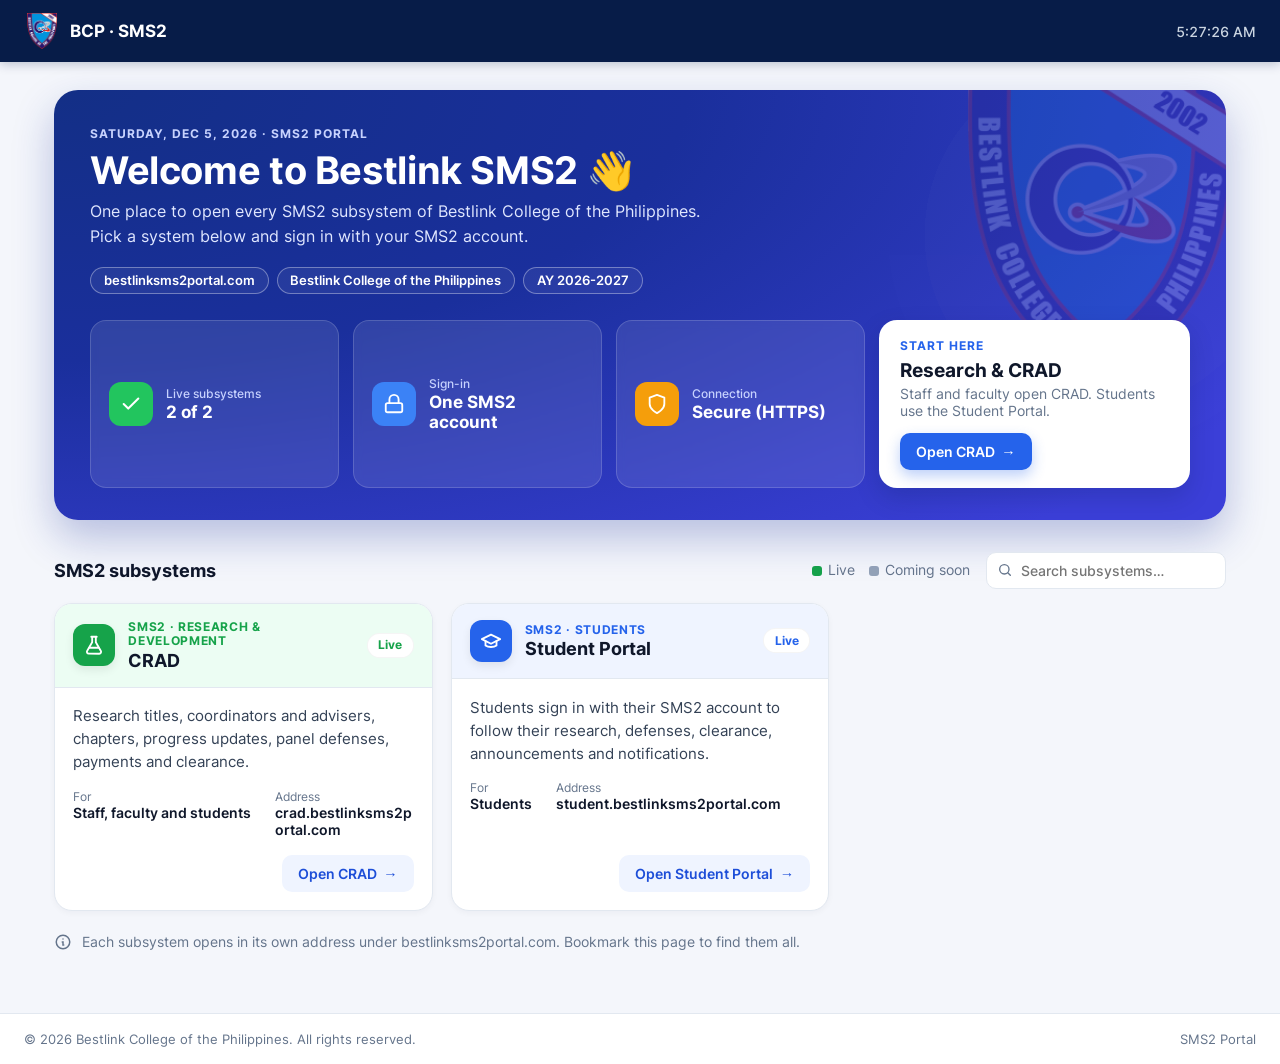
<file: index.html>
<!DOCTYPE html>
<html lang="en">
<head>
<meta charset="utf-8">
<meta name="viewport" content="width=device-width, initial-scale=1">
<title>Bestlink SMS2 Portal</title>
<meta name="description" content="Bestlink College of the Philippines SMS2: one place to open CRAD, the Student Portal and the other subsystems.">
<link rel="icon" href="assets/bcp-crest.png">
<style>
@font-face{font-family:'Inter';font-weight:400;font-display:swap;src:url('assets/fonts/Inter-Regular.woff2') format('woff2')}
@font-face{font-family:'Inter';font-weight:500;font-display:swap;src:url('assets/fonts/Inter-Medium.woff2') format('woff2')}
@font-face{font-family:'Inter';font-weight:600;font-display:swap;src:url('assets/fonts/Inter-SemiBold.woff2') format('woff2')}
@font-face{font-family:'Inter';font-weight:700;font-display:swap;src:url('assets/fonts/Inter-Bold.woff2') format('woff2')}
:root{
  --navy:#0b2a6b;--navy-deep:#071c48;--blue:#1a6fc4;--indigo:#3b3fd8;
  --ink:#0f172a;--text:#1e293b;--muted:#64748b;--line:#e2e8f0;--bg:#f4f6fb;
  --green:#16a34a;--green-soft:#ecfdf3;--blue-c:#2563eb;--blue-soft:#eff4ff;
  --purple:#9333ea;--purple-soft:#f6efff;--amber:#f59e0b;--amber-soft:#fff8eb;
  --teal:#0d9488;--teal-soft:#ecfdfa;--rose:#e11d48;--rose-soft:#fff1f3;
}
*{box-sizing:border-box}
html,body{margin:0}
body{font-family:'Inter','Segoe UI',system-ui,sans-serif;background:var(--bg);color:var(--text);min-height:100vh;display:flex;flex-direction:column;-webkit-font-smoothing:antialiased}

/* Top bar */
.topbar{position:sticky;top:0;z-index:10;height:62px;display:flex;align-items:center;justify-content:space-between;padding:0 1.5rem;background:var(--navy-deep);color:#fff;box-shadow:0 2px 10px rgba(7,28,72,.25)}
.brand{display:flex;align-items:center;gap:.65rem;font-weight:700;font-size:1.05rem;color:#fff;text-decoration:none}
.brand img{width:36px;height:36px;object-fit:contain}
.clock{font-variant-numeric:tabular-nums;font-size:.9rem;color:#cbd5e1;font-weight:500}

main{width:100%;max-width:1220px;margin:0 auto;padding:1.75rem 1.5rem 3rem;flex:1}

/* Hero */
.hero{position:relative;overflow:hidden;border-radius:24px;padding:2.25rem 2.25rem 2rem;color:#fff;
  background:radial-gradient(120% 140% at 0% 0%,#132f86 0%,#1a2f9c 45%,#3b3fd8 100%);box-shadow:0 18px 40px rgba(26,47,156,.28)}
.hero::after{content:"";position:absolute;right:-90px;top:-70px;width:430px;height:430px;border-radius:50%;
  background:url('assets/bcp-crest.png') center/62% no-repeat, radial-gradient(circle,rgba(255,255,255,.10) 0 58%,rgba(255,255,255,.04) 58% 70%,transparent 70%);opacity:.18;pointer-events:none}
.eyebrow{font-size:.78rem;font-weight:700;letter-spacing:.08em;text-transform:uppercase;color:#c7d2fe}
.hero h1{margin:.45rem 0 .35rem;font-size:clamp(1.7rem,3.6vw,2.35rem);font-weight:700;letter-spacing:-.01em}
.hero .lead{margin:0;max-width:640px;color:#e0e7ff;font-size:1.02rem;line-height:1.55}
.chips{display:flex;flex-wrap:wrap;gap:.5rem;margin:1.1rem 0 1.6rem}
.chip{border:1px solid rgba(255,255,255,.35);border-radius:999px;padding:.32rem .8rem;font-size:.8rem;font-weight:600;background:rgba(255,255,255,.06)}
.hero-grid{position:relative;z-index:1;display:grid;grid-template-columns:repeat(3,minmax(0,1fr)) 1.25fr;gap:.9rem}
.tile{display:flex;align-items:center;gap:.85rem;padding:1rem 1.1rem;border-radius:16px;background:rgba(255,255,255,.10);border:1px solid rgba(255,255,255,.16);backdrop-filter:blur(4px)}
.tile .ic{flex:0 0 44px;height:44px;border-radius:12px;display:flex;align-items:center;justify-content:center;color:#fff}
.tile small{display:block;font-size:.78rem;color:#c7d2fe;font-weight:500}
.tile b{display:block;font-size:1.05rem;font-weight:700;margin-top:.1rem}
.next{background:#fff;color:var(--ink);border-radius:18px;padding:1.15rem 1.3rem;display:flex;flex-direction:column;justify-content:center;box-shadow:0 10px 24px rgba(7,28,72,.18)}
.next .eyebrow{color:var(--blue-c)}
.next h2{margin:.3rem 0 .2rem;font-size:1.2rem}
.next p{margin:0 0 .85rem;color:var(--muted);font-size:.9rem}
.btn{display:inline-flex;align-items:center;gap:.4rem;align-self:flex-start;border:0;border-radius:10px;padding:.62rem 1rem;font:600 .9rem 'Inter',sans-serif;text-decoration:none;cursor:pointer;transition:transform .12s,box-shadow .12s,background .12s}
.btn-primary{background:var(--blue-c);color:#fff;box-shadow:0 6px 14px rgba(37,99,235,.3)}
.btn-primary:hover{background:#1d4ed8;transform:translateY(-1px)}
.btn-soft{background:var(--blue-soft);color:#1d4ed8}
.btn-soft:hover{background:#dfe8ff}

/* Section header */
.sec{display:flex;flex-wrap:wrap;align-items:center;justify-content:space-between;gap:.75rem;margin:2rem 0 .9rem}
.sec h3{margin:0;font-size:1.15rem;color:var(--ink)}
.tools{display:flex;flex-wrap:wrap;align-items:center;gap:1rem}
.legend{display:flex;gap:.9rem;font-size:.85rem;color:var(--muted)}
.legend span::before{content:"";display:inline-block;width:10px;height:10px;border-radius:3px;margin-right:.35rem;vertical-align:-1px;background:var(--c)}
.search{position:relative}
.search input{width:240px;max-width:60vw;border:1px solid var(--line);border-radius:10px;padding:.55rem .8rem .55rem 2.1rem;font:500 .88rem 'Inter',sans-serif;background:#fff;color:var(--ink);outline:none}
.search input:focus{border-color:var(--blue-c);box-shadow:0 0 0 3px rgba(37,99,235,.15)}
.search svg{position:absolute;left:.7rem;top:50%;transform:translateY(-50%);color:var(--muted)}

/* Cards */
.grid{display:grid;gap:1.1rem;grid-template-columns:repeat(auto-fill,minmax(330px,1fr))}
.card{display:flex;flex-direction:column;background:#fff;border:1px solid var(--line);border-radius:18px;overflow:hidden;box-shadow:0 2px 6px rgba(15,23,42,.04);transition:transform .15s,box-shadow .15s,border-color .15s}
.card.live:hover{transform:translateY(-3px);box-shadow:0 14px 30px rgba(11,42,107,.12);border-color:#c7d2fe}
.card-head{display:flex;align-items:center;gap:.8rem;padding:1rem 1.15rem;background:var(--soft);border-bottom:1px solid var(--line)}
.card-head .ic{flex:0 0 42px;height:42px;border-radius:12px;background:var(--c);color:#fff;display:flex;align-items:center;justify-content:center;box-shadow:0 4px 10px rgba(0,0,0,.08)}
.card-head .t{flex:1;min-width:0}
.card-head .k{font-size:.72rem;font-weight:700;letter-spacing:.06em;text-transform:uppercase;color:var(--c)}
.card-head h4{margin:.1rem 0 0;font-size:1.12rem;color:var(--ink)}
.pill{flex:0 0 auto;font-size:.74rem;font-weight:700;padding:.28rem .65rem;border-radius:999px;background:#fff;color:var(--c);border:1px solid rgba(0,0,0,.04)}
.card-body{padding:1.1rem 1.15rem .5rem;flex:1}
.card-body p{margin:0 0 .9rem;line-height:1.55;color:#334155;font-size:.93rem}
.meta{display:grid;grid-template-columns:auto 1fr;gap:.6rem 1.5rem}
.meta small{display:block;font-size:.76rem;color:var(--muted)}
.meta b{display:block;font-size:.88rem;font-weight:600;color:var(--ink);overflow-wrap:anywhere}
.card-foot{display:flex;align-items:center;justify-content:space-between;padding:.6rem 1.15rem 1.1rem}
.card-foot .dom{font-size:.8rem;color:var(--muted)}
.card.soon{opacity:.75}
.card.soon .card-head .ic{background:#94a3b8}
.card.soon .k,.card.soon .pill{color:#64748b}
.empty{display:none;padding:2rem;text-align:center;color:var(--muted);background:#fff;border:1px dashed var(--line);border-radius:18px}

.note{margin-top:1.4rem;display:flex;gap:.6rem;align-items:flex-start;color:var(--muted);font-size:.88rem}

footer{display:flex;flex-wrap:wrap;justify-content:space-between;gap:.5rem;padding:1.1rem 1.5rem;font-size:.8rem;color:var(--muted);border-top:1px solid var(--line);background:#fff}

@media (max-width:980px){.hero-grid{grid-template-columns:1fr 1fr}.next{grid-column:1/-1}}
@media (max-width:560px){
  .hero{padding:1.6rem 1.25rem;border-radius:20px}.hero-grid{grid-template-columns:1fr}
  main{padding:1.1rem .9rem 2rem}.hero::after{opacity:.07;width:320px;height:320px;right:-110px;top:-60px}.grid{grid-template-columns:1fr}.clock{display:none}
  .search input{width:100%;max-width:none}.search,.tools{width:100%}
}
@media (prefers-reduced-motion:reduce){*{transition:none!important}}
</style>
</head>
<body>
<header class="topbar">
  <a class="brand" href="/"><img src="assets/bcp-crest.png" alt="">BCP · SMS2</a>
  <span class="clock" id="clock"></span>
</header>

<main>
  <section class="hero">
    <div class="eyebrow" id="today">SMS2 PORTAL</div>
    <h1>Welcome to Bestlink SMS2 👋</h1>
    <p class="lead">One place to open every SMS2 subsystem of Bestlink College of the Philippines. Pick a system below and sign in with your SMS2 account.</p>
    <div class="chips">
      <span class="chip">bestlinksms2portal.com</span>
      <span class="chip">Bestlink College of the Philippines</span>
      <span class="chip" id="ay">AY 2026-2027</span>
    </div>
    <div class="hero-grid">
      <div class="tile"><span class="ic" style="background:#22c55e"><svg width="22" height="22" viewBox="0 0 24 24" fill="none" stroke="currentColor" stroke-width="2.2" stroke-linecap="round" stroke-linejoin="round"><path d="M20 6 9 17l-5-5"/></svg></span><div><small>Live subsystems</small><b id="liveCount">0</b></div></div>
      <div class="tile"><span class="ic" style="background:#3b82f6"><svg width="22" height="22" viewBox="0 0 24 24" fill="none" stroke="currentColor" stroke-width="2" stroke-linecap="round" stroke-linejoin="round"><rect x="3" y="11" width="18" height="10" rx="2"/><path d="M7 11V7a5 5 0 0 1 10 0v4"/></svg></span><div><small>Sign-in</small><b>One SMS2 account</b></div></div>
      <div class="tile"><span class="ic" style="background:#f59e0b"><svg width="22" height="22" viewBox="0 0 24 24" fill="none" stroke="currentColor" stroke-width="2" stroke-linecap="round" stroke-linejoin="round"><path d="M12 22s8-4 8-10V5l-8-3-8 3v7c0 6 8 10 8 10z"/></svg></span><div><small>Connection</small><b>Secure (HTTPS)</b></div></div>
      <div class="next">
        <span class="eyebrow">Start here</span>
        <h2>Research & CRAD</h2>
        <p>Staff and faculty open CRAD. Students use the Student Portal.</p>
        <a class="btn btn-primary" href="https://crad.bestlinksms2portal.com">Open CRAD <span aria-hidden="true">→</span></a>
      </div>
    </div>
  </section>

  <div class="sec">
    <h3>SMS2 subsystems</h3>
    <div class="tools">
      <div class="legend"><span style="--c:var(--green)">Live</span><span style="--c:#94a3b8">Coming soon</span></div>
      <label class="search"><svg width="16" height="16" viewBox="0 0 24 24" fill="none" stroke="currentColor" stroke-width="2" stroke-linecap="round"><circle cx="11" cy="11" r="7"/><path d="m20 20-3.5-3.5"/></svg><input id="q" type="search" placeholder="Search subsystems…" aria-label="Search subsystems"></label>
    </div>
  </div>

  <div class="grid" id="grid"></div>
  <div class="empty" id="empty">No subsystem matches your search.</div>
  <noscript><p>Please turn on JavaScript to see the subsystem links.</p></noscript>

  <p class="note"><svg width="18" height="18" viewBox="0 0 24 24" fill="none" stroke="currentColor" stroke-width="2" stroke-linecap="round"><circle cx="12" cy="12" r="9"/><path d="M12 8h.01M11 12h1v4h1"/></svg>Each subsystem opens in its own address under bestlinksms2portal.com. Bookmark this page to find them all.</p>
</main>

<footer><span>© <span id="year"></span> Bestlink College of the Philippines. All rights reserved.</span><span>SMS2 Portal</span></footer>

<script>
/* links.js is loaded with a fresh query string each visit, so new subsystem links show up right away
   even when the hosting edge caches files. */
function renderHub() {
  var ICONS = {
    research:'<path d="M9 3h6M10 3v6L4.5 18.5A2 2 0 0 0 6.2 21.5h11.6a2 2 0 0 0 1.7-3L14 9V3"/><path d="M7 15h10"/>',
    student:'<path d="M22 10 12 5 2 10l10 5 10-5z"/><path d="M6 12v5c3 2 9 2 12 0v-5"/>',
    finance:'<rect x="2" y="6" width="20" height="12" rx="2"/><circle cx="12" cy="12" r="2.5"/>',
    enrollment:'<path d="M16 3H6a2 2 0 0 0-2 2v14a2 2 0 0 0 2 2h12a2 2 0 0 0 2-2V7z"/><path d="M16 3v4h4M8 13h8M8 17h5"/>',
    library:'<path d="M4 19.5A2.5 2.5 0 0 1 6.5 17H20V3H6.5A2.5 2.5 0 0 0 4 5.5z"/><path d="M4 19.5A2.5 2.5 0 0 0 6.5 22H20v-5"/>',
    clinic:'<path d="M20.8 4.6a5.5 5.5 0 0 0-7.8 0L12 5.7l-1-1.1a5.5 5.5 0 0 0-7.8 7.8L12 21l8.8-8.6a5.5 5.5 0 0 0 0-7.8z"/><path d="M12 9v5M9.5 11.5h5"/>',
    guidance:'<path d="M21 15a2 2 0 0 1-2 2H7l-4 4V5a2 2 0 0 1 2-2h14a2 2 0 0 1 2 2z"/>',
    hr:'<circle cx="9" cy="8" r="3.5"/><path d="M2.5 20c.8-3.5 3.4-5.5 6.5-5.5s5.7 2 6.5 5.5"/><circle cx="17.5" cy="9" r="2.5"/><path d="M17 14.5c2.3.2 4 1.8 4.5 4.5"/>',
    admin:'<circle cx="12" cy="12" r="3"/><path d="M19.4 15a1.7 1.7 0 0 0 .3 1.8l.1.1a2 2 0 1 1-2.8 2.8l-.1-.1a1.7 1.7 0 0 0-1.8-.3 1.7 1.7 0 0 0-1 1.5V21a2 2 0 1 1-4 0v-.1a1.7 1.7 0 0 0-1.1-1.5 1.7 1.7 0 0 0-1.8.3l-.1.1a2 2 0 1 1-2.8-2.8l.1-.1a1.7 1.7 0 0 0 .3-1.8 1.7 1.7 0 0 0-1.5-1H3a2 2 0 1 1 0-4h.1a1.7 1.7 0 0 0 1.5-1.1 1.7 1.7 0 0 0-.3-1.8l-.1-.1a2 2 0 1 1 2.8-2.8l.1.1a1.7 1.7 0 0 0 1.8.3H9a1.7 1.7 0 0 0 1-1.5V3a2 2 0 1 1 4 0v.1a1.7 1.7 0 0 0 1 1.5 1.7 1.7 0 0 0 1.8-.3l.1-.1a2 2 0 1 1 2.8 2.8l-.1.1a1.7 1.7 0 0 0-.3 1.8V9a1.7 1.7 0 0 0 1.5 1H21a2 2 0 1 1 0 4h-.1a1.7 1.7 0 0 0-1.5 1z"/>',
    grades:'<path d="M3 3v18h18"/><path d="m7 15 4-4 3 3 5-6"/>',
    folder:'<path d="M3 7a2 2 0 0 1 2-2h4l2 2h8a2 2 0 0 1 2 2v8a2 2 0 0 1-2 2H5a2 2 0 0 1-2-2z"/>'
  };
  var COLORS = {
    green:['var(--green)','var(--green-soft)'], blue:['var(--blue-c)','var(--blue-soft)'],
    purple:['var(--purple)','var(--purple-soft)'], amber:['var(--amber)','var(--amber-soft)'],
    teal:['var(--teal)','var(--teal-soft)'], rose:['var(--rose)','var(--rose-soft)']
  };
  function svg(name) {
    return '<svg width="22" height="22" viewBox="0 0 24 24" fill="none" stroke="currentColor" stroke-width="2" stroke-linecap="round" stroke-linejoin="round">' + (ICONS[name] || ICONS.folder) + '</svg>';
  }
  function esc(s) { var d = document.createElement('div'); d.textContent = s == null ? '' : String(s); return d.innerHTML; }
  function host(u) { try { return new URL(u).host; } catch (e) { return ''; } }

  var list = window.SUBSYSTEMS || [];
  var grid = document.getElementById('grid');
  var live = 0;

  list.forEach(function (s) {
    var isLive = s.status !== 'soon' && !!s.url;
    if (isLive) { live++; }
    var c = COLORS[s.color] || COLORS.blue;
    var card = document.createElement('article');
    card.className = 'card ' + (isLive ? 'live' : 'soon');
    card.style.setProperty('--c', c[0]);
    card.style.setProperty('--soft', isLive ? c[1] : '#f1f5f9');
    card.dataset.search = [s.name, s.short, s.description, s.who].join(' ').toLowerCase();
    card.innerHTML =
      '<div class="card-head"><span class="ic">' + svg(s.icon) + '</span>' +
        '<div class="t"><div class="k">' + esc(s.short || 'SMS2') + '</div><h4>' + esc(s.name) + '</h4></div>' +
        '<span class="pill">' + (isLive ? 'Live' : 'Coming soon') + '</span></div>' +
      '<div class="card-body"><p>' + esc(s.description) + '</p>' +
        '<div class="meta"><div><small>For</small><b>' + esc(s.who || 'Everyone') + '</b></div>' +
        '<div><small>Address</small><b>' + esc(host(s.url) || 'Not live yet') + '</b></div></div></div>' +
      '<div class="card-foot"><span class="dom"></span>' +
        (isLive ? '<a class="btn btn-soft" href="' + esc(s.url) + '">Open ' + esc(s.name) + ' <span aria-hidden="true">→</span></a>'
                : '<span class="btn btn-soft" style="cursor:default;opacity:.7">Coming soon</span>') +
      '</div>';
    grid.appendChild(card);
  });

  document.getElementById('liveCount').textContent = live + ' of ' + list.length;

  var q = document.getElementById('q'), empty = document.getElementById('empty');
  q.addEventListener('input', function () {
    var term = q.value.trim().toLowerCase(), shown = 0;
    Array.prototype.forEach.call(grid.children, function (el) {
      var ok = !term || el.dataset.search.indexOf(term) !== -1;
      el.style.display = ok ? '' : 'none';
      if (ok) { shown++; }
    });
    empty.style.display = shown ? 'none' : 'block';
  });

  var now = new Date();
  var opts = { timeZone: 'Asia/Manila' };
  document.getElementById('today').textContent =
    now.toLocaleDateString('en-US', Object.assign({ weekday: 'long', month: 'short', day: 'numeric', year: 'numeric' }, opts)).toUpperCase() + ' · SMS2 PORTAL';
  var y = Number(now.toLocaleDateString('en-US', Object.assign({ year: 'numeric' }, opts)));
  var m = Number(now.toLocaleDateString('en-US', Object.assign({ month: 'numeric' }, opts)));
  var start = m >= 8 ? y : y - 1;
  document.getElementById('ay').textContent = 'AY ' + start + '-' + (start + 1);
  document.getElementById('year').textContent = y;
  function tick() { document.getElementById('clock').textContent = new Date().toLocaleTimeString('en-US', opts); }
  tick(); setInterval(tick, 1000);
}
(function () {
  var sc = document.createElement('script');
  sc.src = 'links.js?t=' + Date.now();
  sc.onload = renderHub;
  sc.onerror = renderHub;
  document.head.appendChild(sc);
})();
</script>
</body>
</html>
</file>
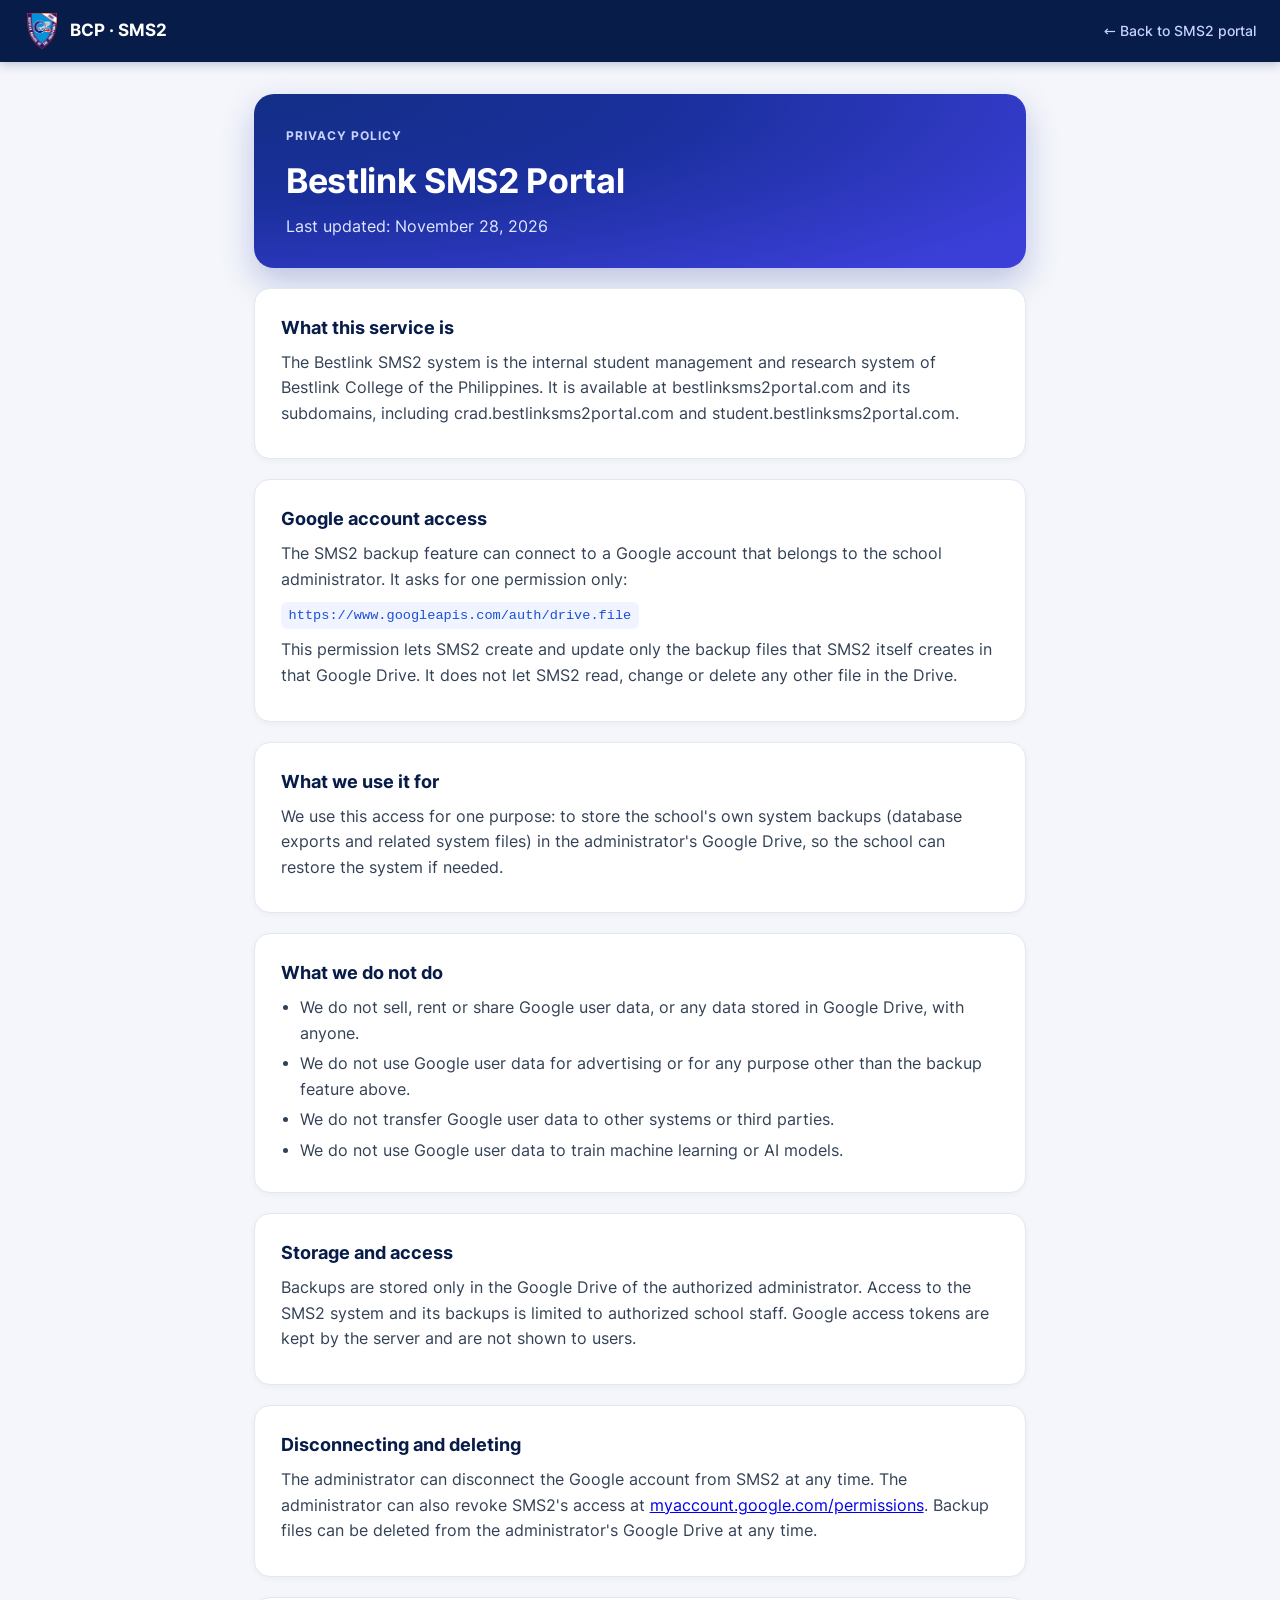
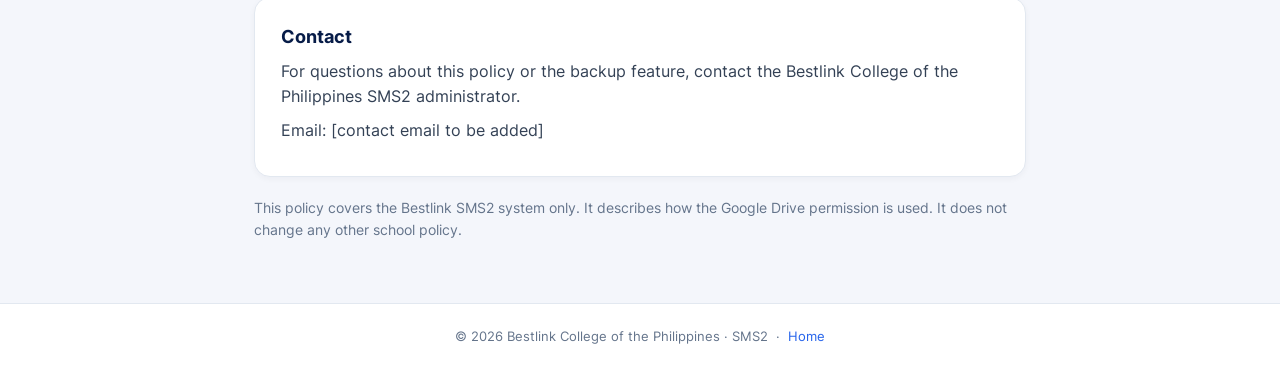
<file: privacy.html>
<!DOCTYPE html>
<html lang="en">
<head>
<meta charset="utf-8">
<meta name="viewport" content="width=device-width, initial-scale=1">
<title>Privacy Policy · Bestlink SMS2 Portal</title>
<meta name="description" content="How the Bestlink SMS2 system uses Google Drive access for school system backups.">
<link rel="icon" href="assets/bcp-crest.png">
<style>
@font-face{font-family:'Inter';font-weight:400;font-display:swap;src:url('assets/fonts/Inter-Regular.woff2') format('woff2')}
@font-face{font-family:'Inter';font-weight:500;font-display:swap;src:url('assets/fonts/Inter-Medium.woff2') format('woff2')}
@font-face{font-family:'Inter';font-weight:600;font-display:swap;src:url('assets/fonts/Inter-SemiBold.woff2') format('woff2')}
@font-face{font-family:'Inter';font-weight:700;font-display:swap;src:url('assets/fonts/Inter-Bold.woff2') format('woff2')}
:root{--navy:#0b2a6b;--navy-deep:#071c48;--blue:#1a6fc4;--indigo:#3b3fd8;--ink:#0f172a;--text:#1e293b;--muted:#64748b;--line:#e2e8f0;--bg:#f4f6fb;--blue-c:#2563eb;--blue-soft:#eff4ff}
*{box-sizing:border-box}
html,body{margin:0}
body{font-family:'Inter','Segoe UI',system-ui,sans-serif;background:var(--bg);color:var(--text);min-height:100vh;display:flex;flex-direction:column;line-height:1.65;-webkit-font-smoothing:antialiased}
.topbar{position:sticky;top:0;z-index:10;height:62px;display:flex;align-items:center;justify-content:space-between;padding:0 1.5rem;background:var(--navy-deep);color:#fff;box-shadow:0 2px 10px rgba(7,28,72,.25)}
.brand{display:flex;align-items:center;gap:.65rem;font-weight:700;font-size:1.05rem;color:#fff;text-decoration:none}
.brand img{width:36px;height:36px;object-fit:contain}
.topbar a.home{color:#c7d2fe;font-size:.9rem;text-decoration:none;font-weight:500}
.topbar a.home:hover{color:#fff}
main{width:100%;max-width:820px;margin:0 auto;padding:2rem 1.5rem 3rem;flex:1}
.hero{border-radius:20px;padding:2rem 2rem 1.75rem;color:#fff;background:radial-gradient(120% 140% at 0% 0%,#132f86 0%,#1a2f9c 45%,#3b3fd8 100%);box-shadow:0 14px 32px rgba(26,47,156,.25)}
.eyebrow{font-size:.78rem;font-weight:700;letter-spacing:.08em;text-transform:uppercase;color:#c7d2fe}
.hero h1{margin:.4rem 0 .3rem;font-size:clamp(1.6rem,3.4vw,2.1rem);font-weight:700;letter-spacing:-.01em}
.hero p{margin:0;color:#e0e7ff}
.card{background:#fff;border:1px solid var(--line);border-radius:16px;padding:1.5rem 1.6rem;margin-top:1.25rem;box-shadow:0 2px 6px rgba(15,23,42,.04)}
.card h2{margin:0 0 .5rem;font-size:1.1rem;color:var(--navy-deep)}
.card p,.card li{font-size:.97rem;color:#334155}
.card p{margin:.5rem 0}
.card ul{margin:.4rem 0 .2rem;padding-left:1.2rem}
.card li{margin:.3rem 0}
.scope{display:inline-block;font-family:ui-monospace,SFMono-Regular,Menlo,monospace;font-size:.85rem;background:var(--blue-soft);color:#1d4ed8;padding:.15rem .5rem;border-radius:6px}
.note{margin-top:1.25rem;font-size:.85rem;color:var(--muted)}
footer{text-align:center;color:var(--muted);font-size:.82rem;padding:1.4rem;border-top:1px solid var(--line);background:#fff}
footer a{color:var(--blue-c);text-decoration:none}
</style>
</head>
<body>
<header class="topbar">
  <a class="brand" href="/"><img src="assets/bcp-crest.png" alt="">BCP · SMS2</a>
  <a class="home" href="/">← Back to SMS2 portal</a>
</header>

<main>
  <section class="hero">
    <div class="eyebrow">Privacy Policy</div>
    <h1>Bestlink SMS2 Portal</h1>
    <p>Last updated: November 28, 2026</p>
  </section>

  <section class="card">
    <h2>What this service is</h2>
    <p>The Bestlink SMS2 system is the internal student management and research system of Bestlink College of the Philippines. It is available at bestlinksms2portal.com and its subdomains, including crad.bestlinksms2portal.com and student.bestlinksms2portal.com.</p>
  </section>

  <section class="card">
    <h2>Google account access</h2>
    <p>The SMS2 backup feature can connect to a Google account that belongs to the school administrator. It asks for one permission only:</p>
    <p><span class="scope">https://www.googleapis.com/auth/drive.file</span></p>
    <p>This permission lets SMS2 create and update only the backup files that SMS2 itself creates in that Google Drive. It does not let SMS2 read, change or delete any other file in the Drive.</p>
  </section>

  <section class="card">
    <h2>What we use it for</h2>
    <p>We use this access for one purpose: to store the school's own system backups (database exports and related system files) in the administrator's Google Drive, so the school can restore the system if needed.</p>
  </section>

  <section class="card">
    <h2>What we do not do</h2>
    <ul>
      <li>We do not sell, rent or share Google user data, or any data stored in Google Drive, with anyone.</li>
      <li>We do not use Google user data for advertising or for any purpose other than the backup feature above.</li>
      <li>We do not transfer Google user data to other systems or third parties.</li>
      <li>We do not use Google user data to train machine learning or AI models.</li>
    </ul>
  </section>

  <section class="card">
    <h2>Storage and access</h2>
    <p>Backups are stored only in the Google Drive of the authorized administrator. Access to the SMS2 system and its backups is limited to authorized school staff. Google access tokens are kept by the server and are not shown to users.</p>
  </section>

  <section class="card">
    <h2>Disconnecting and deleting</h2>
    <p>The administrator can disconnect the Google account from SMS2 at any time. The administrator can also revoke SMS2's access at <a href="https://myaccount.google.com/permissions" rel="noopener">myaccount.google.com/permissions</a>. Backup files can be deleted from the administrator's Google Drive at any time.</p>
  </section>

  <section class="card">
    <h2>Contact</h2>
    <p>For questions about this policy or the backup feature, contact the Bestlink College of the Philippines SMS2 administrator.</p>
    <p>Email: <span id="contact">[contact email to be added]</span></p>
  </section>

  <p class="note">This policy covers the Bestlink SMS2 system only. It describes how the Google Drive permission is used. It does not change any other school policy.</p>
</main>

<footer>
  <span>© <span id="year"></span> Bestlink College of the Philippines · SMS2</span>
  &nbsp;·&nbsp; <a href="/">Home</a>
</footer>
<script>document.getElementById('year').textContent = new Date().getFullYear();</script>
</body>
</html>
</file>
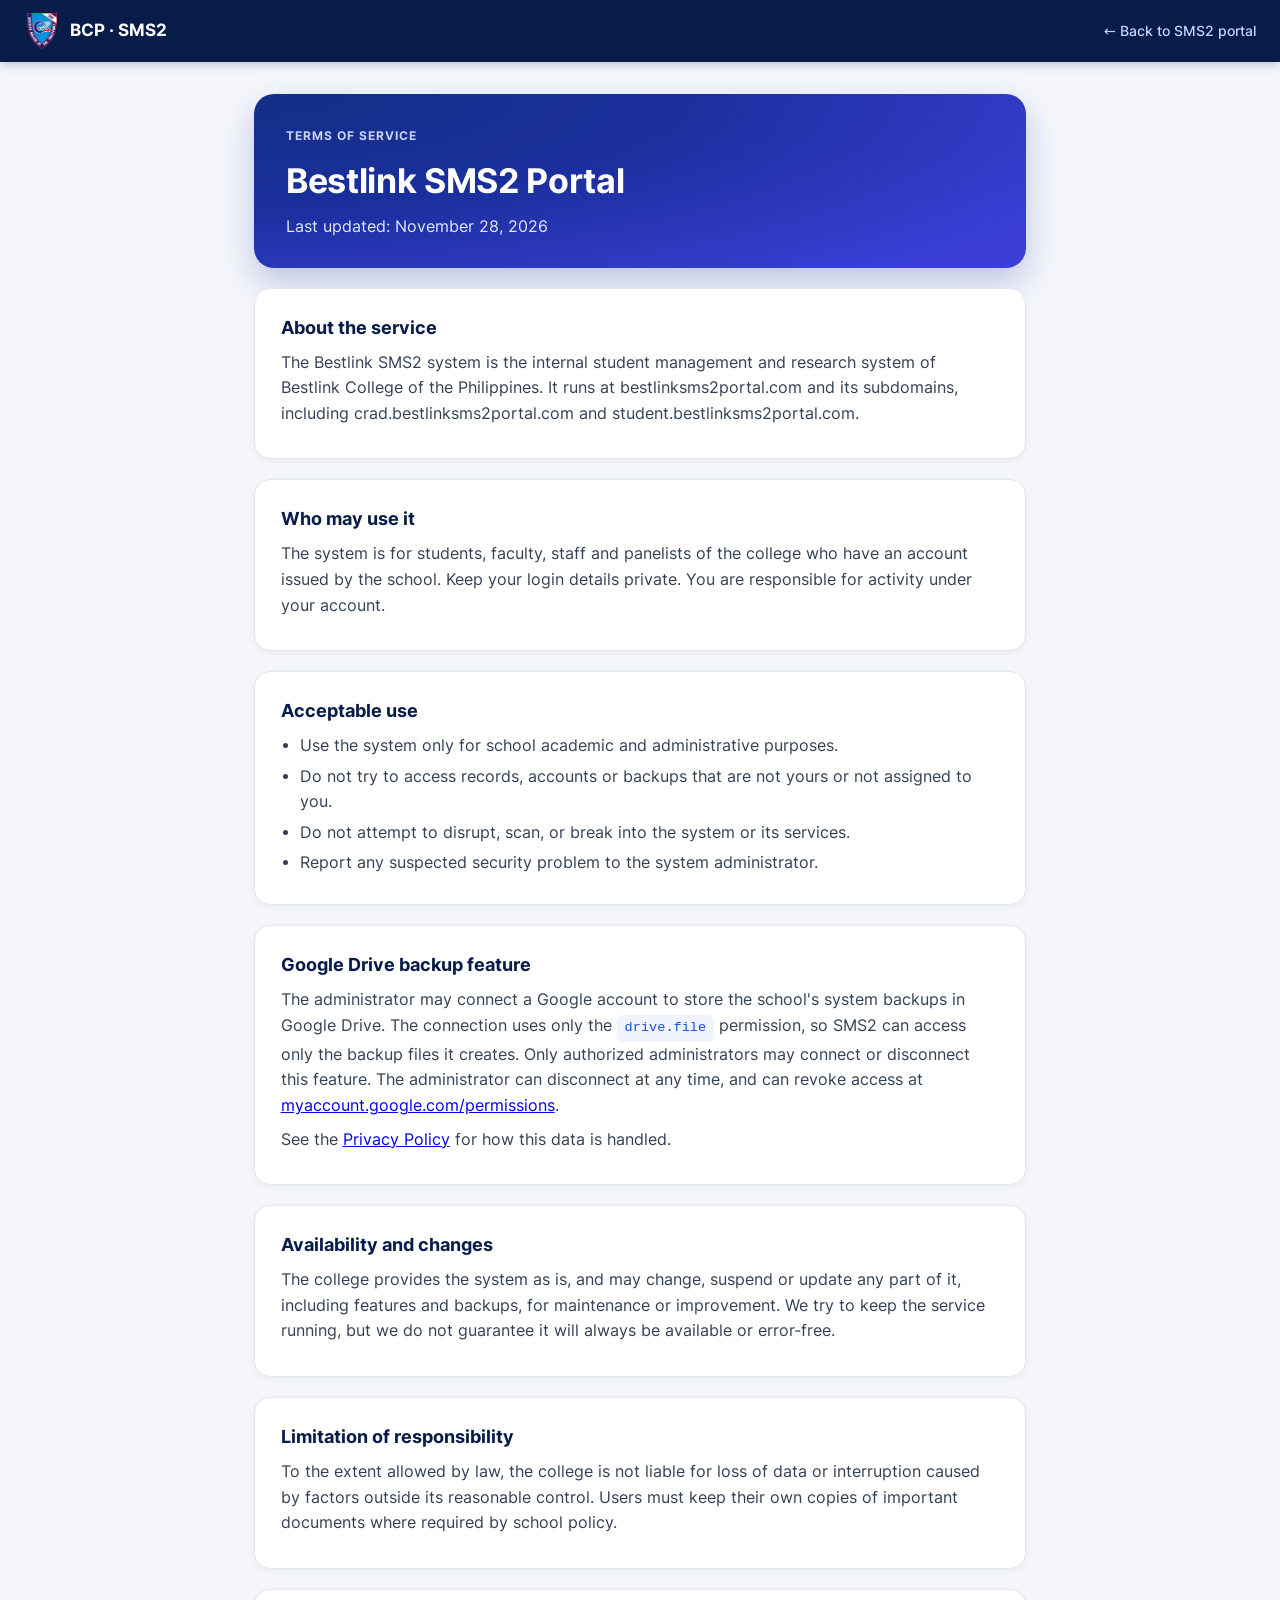
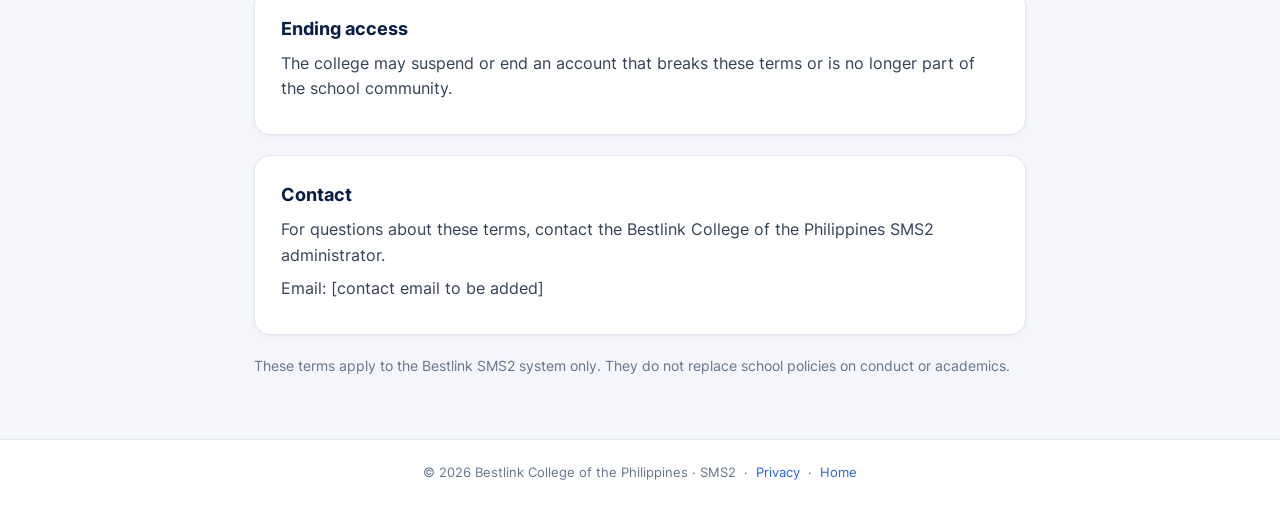
<file: terms.html>
<!DOCTYPE html>
<html lang="en">
<head>
<meta charset="utf-8">
<meta name="viewport" content="width=device-width, initial-scale=1">
<title>Terms of Service · Bestlink SMS2 Portal</title>
<meta name="description" content="Terms for using the Bestlink SMS2 system and its backup feature.">
<link rel="icon" href="assets/bcp-crest.png">
<style>
@font-face{font-family:'Inter';font-weight:400;font-display:swap;src:url('assets/fonts/Inter-Regular.woff2') format('woff2')}
@font-face{font-family:'Inter';font-weight:500;font-display:swap;src:url('assets/fonts/Inter-Medium.woff2') format('woff2')}
@font-face{font-family:'Inter';font-weight:600;font-display:swap;src:url('assets/fonts/Inter-SemiBold.woff2') format('woff2')}
@font-face{font-family:'Inter';font-weight:700;font-display:swap;src:url('assets/fonts/Inter-Bold.woff2') format('woff2')}
:root{--navy:#0b2a6b;--navy-deep:#071c48;--blue:#1a6fc4;--indigo:#3b3fd8;--ink:#0f172a;--text:#1e293b;--muted:#64748b;--line:#e2e8f0;--bg:#f4f6fb;--blue-c:#2563eb;--blue-soft:#eff4ff}
*{box-sizing:border-box}
html,body{margin:0}
body{font-family:'Inter','Segoe UI',system-ui,sans-serif;background:var(--bg);color:var(--text);min-height:100vh;display:flex;flex-direction:column;line-height:1.65;-webkit-font-smoothing:antialiased}
.topbar{position:sticky;top:0;z-index:10;height:62px;display:flex;align-items:center;justify-content:space-between;padding:0 1.5rem;background:var(--navy-deep);color:#fff;box-shadow:0 2px 10px rgba(7,28,72,.25)}
.brand{display:flex;align-items:center;gap:.65rem;font-weight:700;font-size:1.05rem;color:#fff;text-decoration:none}
.brand img{width:36px;height:36px;object-fit:contain}
.topbar a.home{color:#c7d2fe;font-size:.9rem;text-decoration:none;font-weight:500}
.topbar a.home:hover{color:#fff}
main{width:100%;max-width:820px;margin:0 auto;padding:2rem 1.5rem 3rem;flex:1}
.hero{border-radius:20px;padding:2rem 2rem 1.75rem;color:#fff;background:radial-gradient(120% 140% at 0% 0%,#132f86 0%,#1a2f9c 45%,#3b3fd8 100%);box-shadow:0 14px 32px rgba(26,47,156,.25)}
.eyebrow{font-size:.78rem;font-weight:700;letter-spacing:.08em;text-transform:uppercase;color:#c7d2fe}
.hero h1{margin:.4rem 0 .3rem;font-size:clamp(1.6rem,3.4vw,2.1rem);font-weight:700;letter-spacing:-.01em}
.hero p{margin:0;color:#e0e7ff}
.card{background:#fff;border:1px solid var(--line);border-radius:16px;padding:1.5rem 1.6rem;margin-top:1.25rem;box-shadow:0 2px 6px rgba(15,23,42,.04)}
.card h2{margin:0 0 .5rem;font-size:1.1rem;color:var(--navy-deep)}
.card p,.card li{font-size:.97rem;color:#334155}
.card p{margin:.5rem 0}
.card ul{margin:.4rem 0 .2rem;padding-left:1.2rem}
.card li{margin:.3rem 0}
.scope{display:inline-block;font-family:ui-monospace,SFMono-Regular,Menlo,monospace;font-size:.85rem;background:var(--blue-soft);color:#1d4ed8;padding:.15rem .5rem;border-radius:6px}
.note{margin-top:1.25rem;font-size:.85rem;color:var(--muted)}
footer{text-align:center;color:var(--muted);font-size:.82rem;padding:1.4rem;border-top:1px solid var(--line);background:#fff}
footer a{color:var(--blue-c);text-decoration:none}
</style>
</head>
<body>
<header class="topbar">
  <a class="brand" href="/"><img src="assets/bcp-crest.png" alt="">BCP · SMS2</a>
  <a class="home" href="/">← Back to SMS2 portal</a>
</header>

<main>
  <section class="hero">
    <div class="eyebrow">Terms of Service</div>
    <h1>Bestlink SMS2 Portal</h1>
    <p>Last updated: November 28, 2026</p>
  </section>

  <section class="card">
    <h2>About the service</h2>
    <p>The Bestlink SMS2 system is the internal student management and research system of Bestlink College of the Philippines. It runs at bestlinksms2portal.com and its subdomains, including crad.bestlinksms2portal.com and student.bestlinksms2portal.com.</p>
  </section>

  <section class="card">
    <h2>Who may use it</h2>
    <p>The system is for students, faculty, staff and panelists of the college who have an account issued by the school. Keep your login details private. You are responsible for activity under your account.</p>
  </section>

  <section class="card">
    <h2>Acceptable use</h2>
    <ul>
      <li>Use the system only for school academic and administrative purposes.</li>
      <li>Do not try to access records, accounts or backups that are not yours or not assigned to you.</li>
      <li>Do not attempt to disrupt, scan, or break into the system or its services.</li>
      <li>Report any suspected security problem to the system administrator.</li>
    </ul>
  </section>

  <section class="card">
    <h2>Google Drive backup feature</h2>
    <p>The administrator may connect a Google account to store the school's system backups in Google Drive. The connection uses only the <span class="scope">drive.file</span> permission, so SMS2 can access only the backup files it creates. Only authorized administrators may connect or disconnect this feature. The administrator can disconnect at any time, and can revoke access at <a href="https://myaccount.google.com/permissions" rel="noopener">myaccount.google.com/permissions</a>.</p>
    <p>See the <a href="privacy.html">Privacy Policy</a> for how this data is handled.</p>
  </section>

  <section class="card">
    <h2>Availability and changes</h2>
    <p>The college provides the system as is, and may change, suspend or update any part of it, including features and backups, for maintenance or improvement. We try to keep the service running, but we do not guarantee it will always be available or error-free.</p>
  </section>

  <section class="card">
    <h2>Limitation of responsibility</h2>
    <p>To the extent allowed by law, the college is not liable for loss of data or interruption caused by factors outside its reasonable control. Users must keep their own copies of important documents where required by school policy.</p>
  </section>

  <section class="card">
    <h2>Ending access</h2>
    <p>The college may suspend or end an account that breaks these terms or is no longer part of the school community.</p>
  </section>

  <section class="card">
    <h2>Contact</h2>
    <p>For questions about these terms, contact the Bestlink College of the Philippines SMS2 administrator.</p>
    <p>Email: <span id="contact">[contact email to be added]</span></p>
  </section>

  <p class="note">These terms apply to the Bestlink SMS2 system only. They do not replace school policies on conduct or academics.</p>
</main>

<footer>
  <span>© <span id="year"></span> Bestlink College of the Philippines · SMS2</span>
  &nbsp;·&nbsp; <a href="privacy.html">Privacy</a> &nbsp;·&nbsp; <a href="/">Home</a>
</footer>
<script>document.getElementById('year').textContent = new Date().getFullYear();</script>
</body>
</html>
</file>
